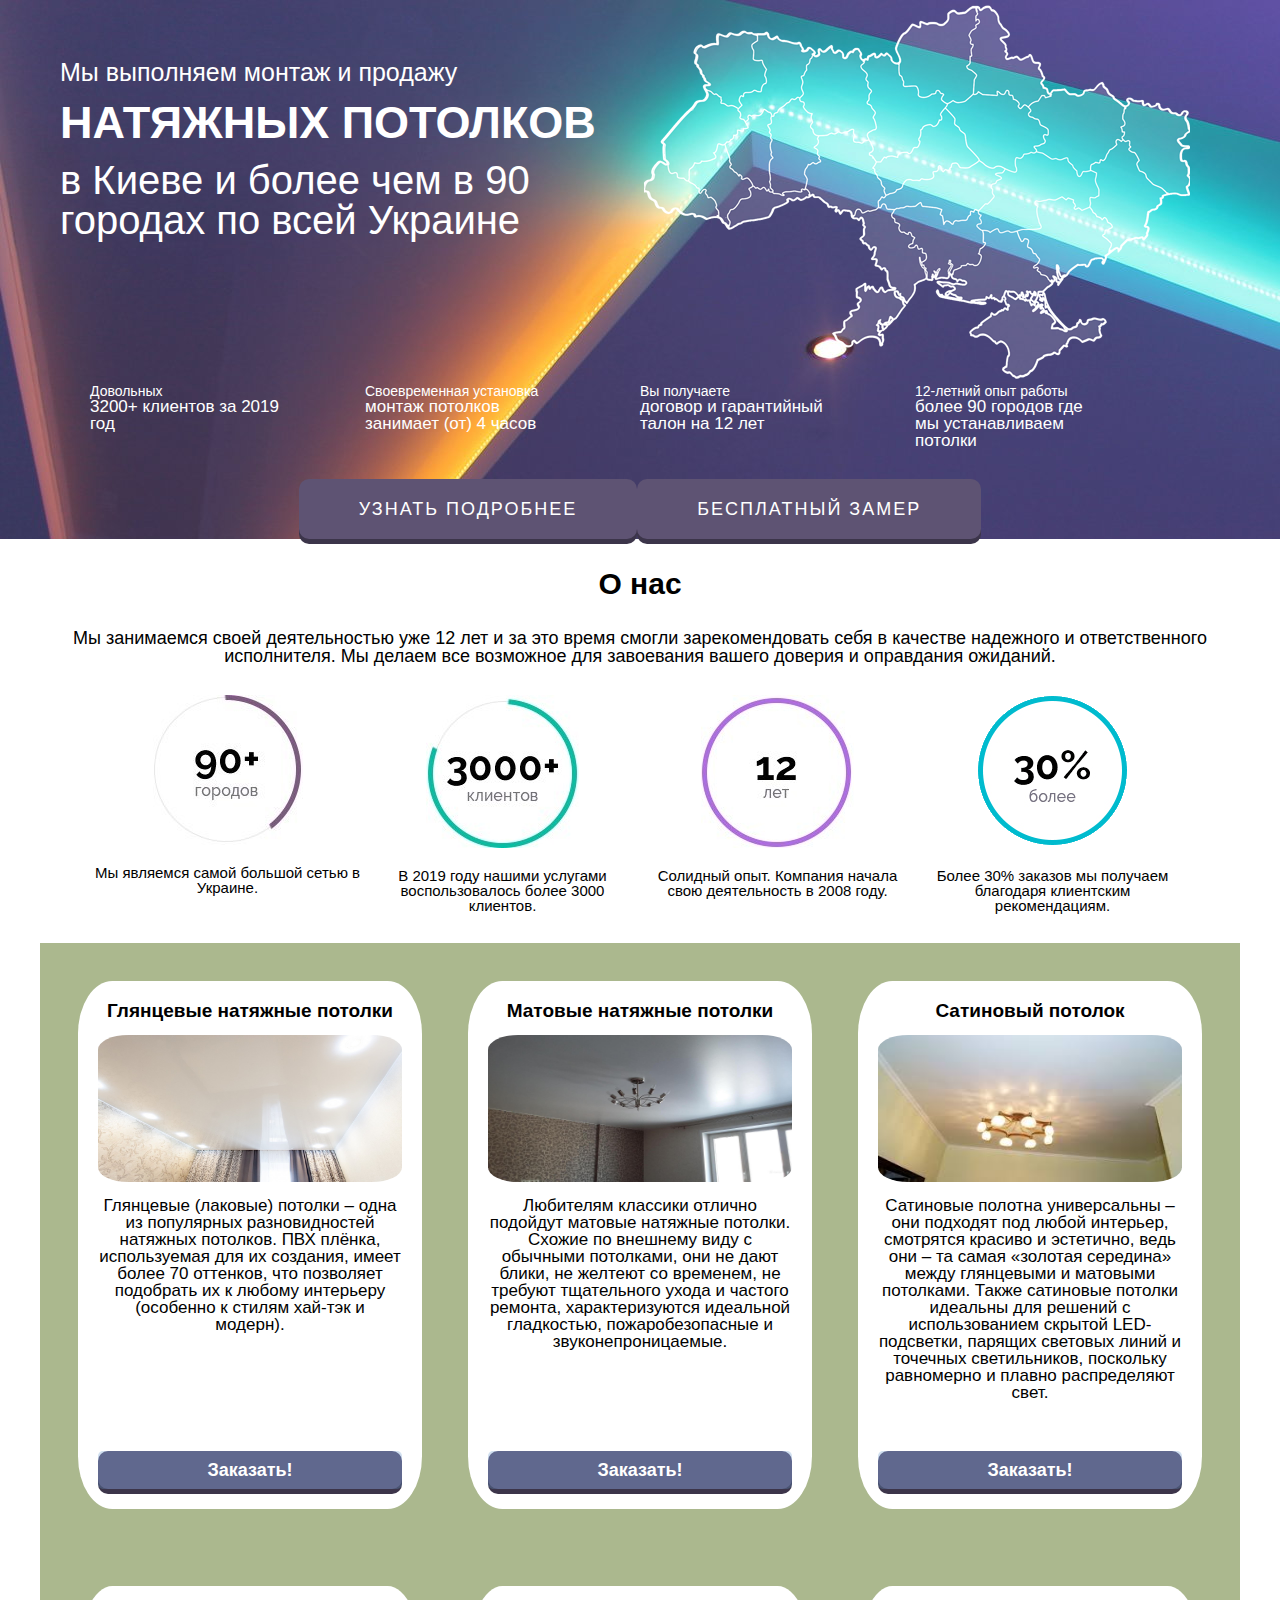
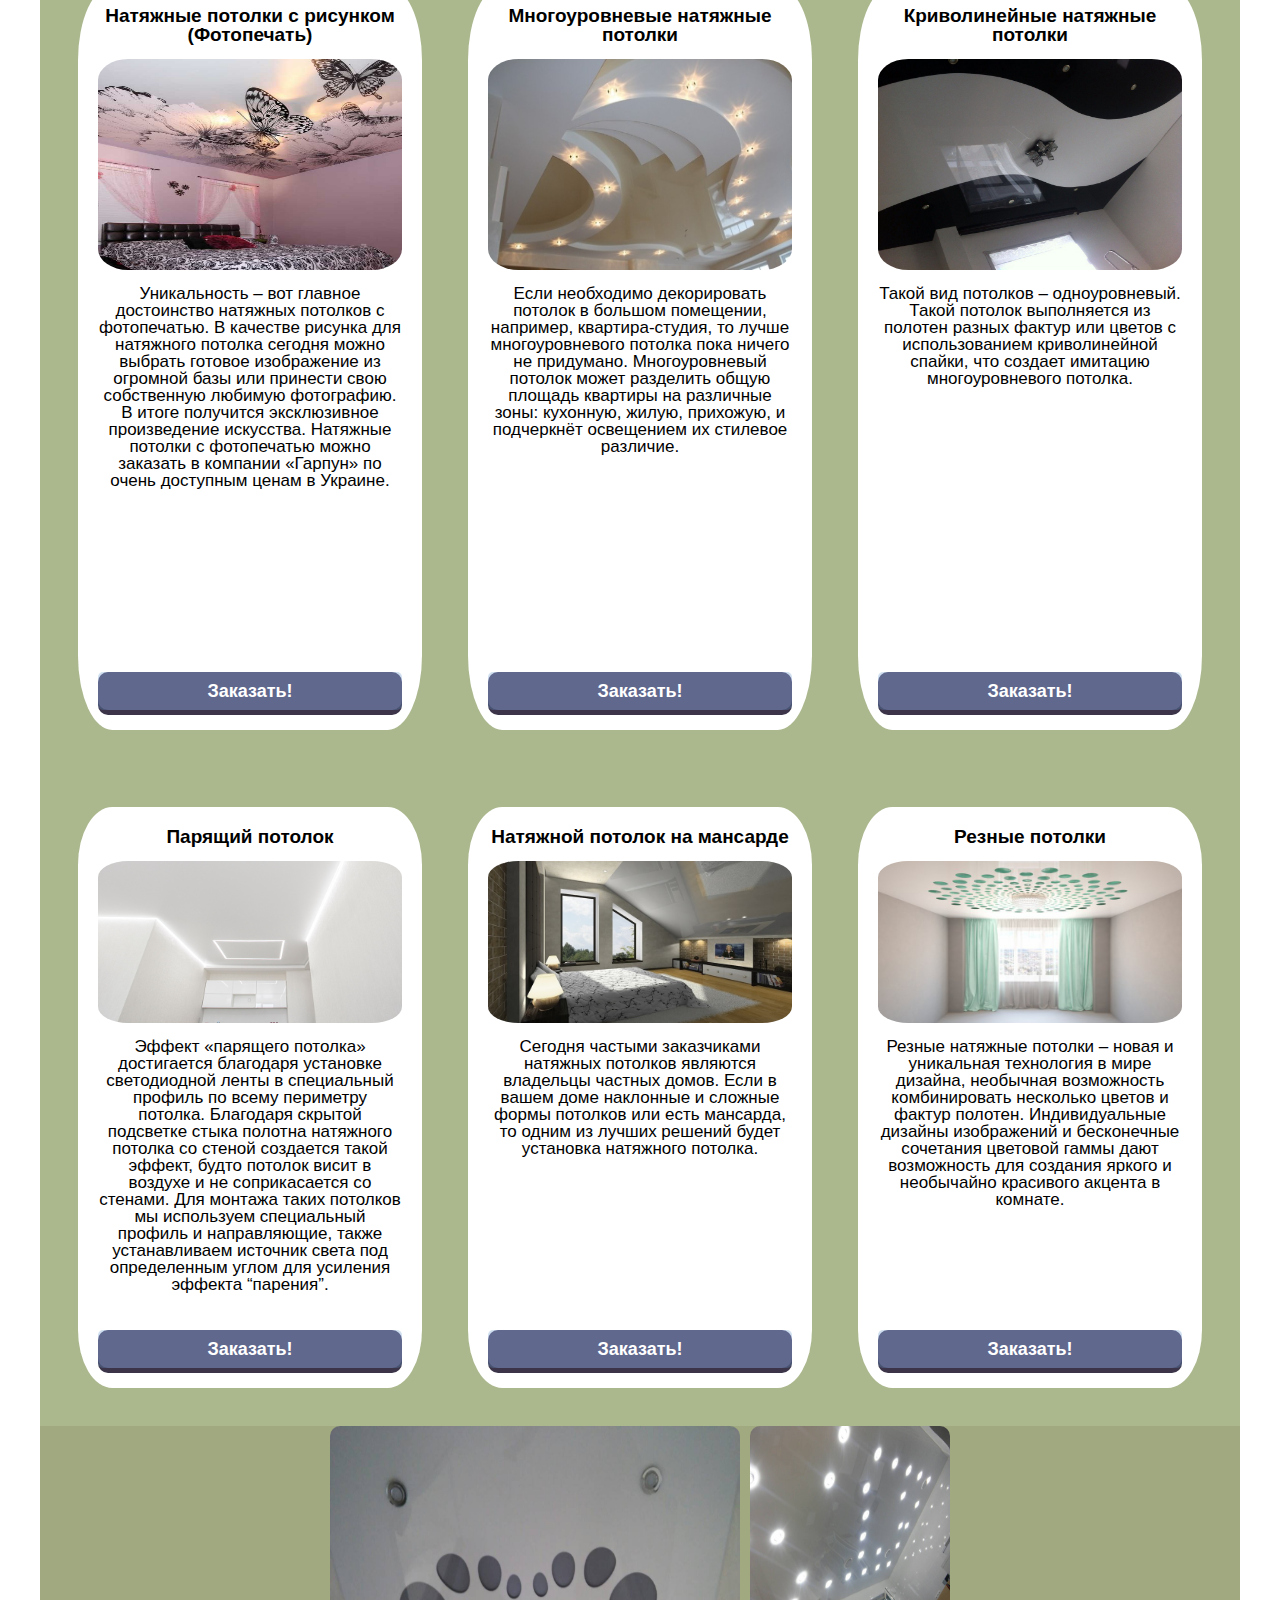
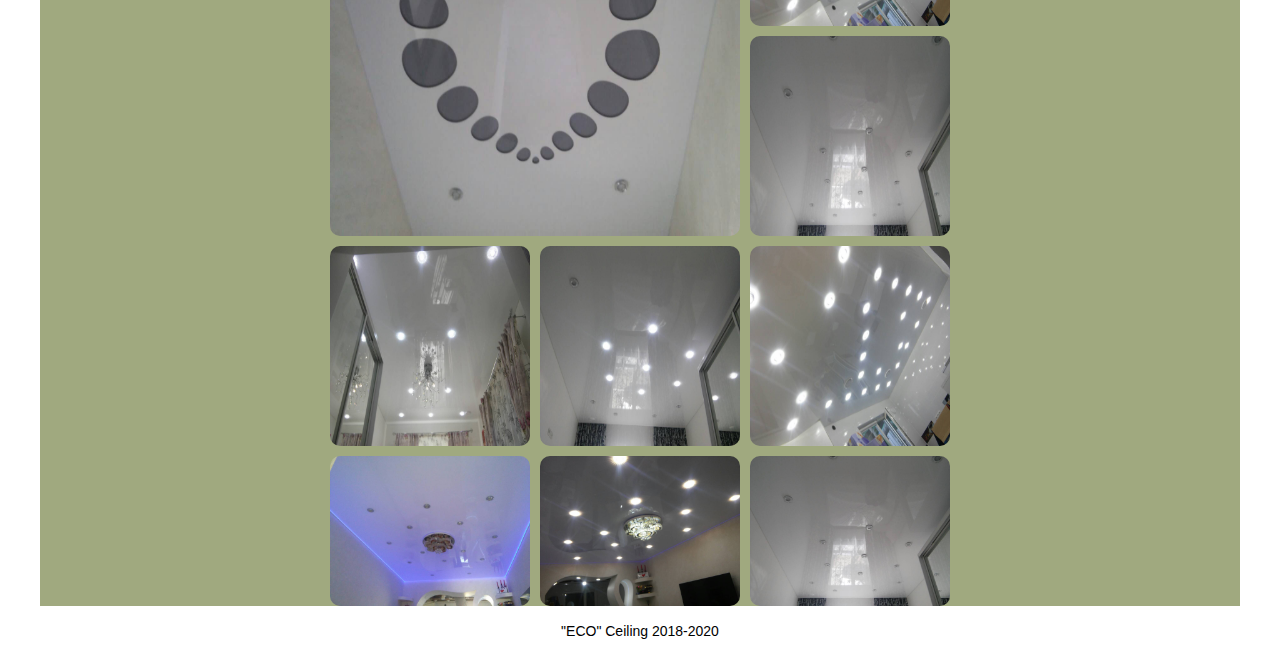
<file: docs/Index.html>
<!DOCTYPE html>

<html lang="ru">

<head>
	<meta http-equiv="Content-type" content="text/html;charset=UTF-8" />
	<meta name="viewport" content="width=console-width, initial-scale=1.0, maximum-scale=1.0, user-scalable=0">
	<link rel="stylesheet" type="text/css" href="CSS/Style.css">
	<title>Путешествия</title>
	<link rel="icon" href="CSS/img/Ico/Путешествия.png" type="image/x-icon">
</head>

<body>
	<div class="original">
		<div class="content">
			<div class="hi">
				<div class="conteiner">
					<div class="hi__row">
						<div class="hi__body">
							<div class="hi__title1">Мы выполняем монтаж и продажу</div>
							<div class="hi__titleBig">НАТЯЖНЫХ ПОТОЛКОВ</div>
							<div class="hi__titleText">в Киеве и более чем в 90
							городах по всей Украине</div>
						</div>
						<div class="hi__image"><img src="Img/Map_Ukraine-min-1.png"></div>
					</div>
					<div class="hi__row2">
						<div class="hi__li">
							<div class="hi__title">Довольных</div>
							<div class="hi__text">3200+ клиентов
							за 2019 год</div>
						</div>
						<div class="hi__li">
							<div class="hi__title">Своевременная установка</div>
							<div class="hi__text">монтаж потолков
							занимает (от) 4 часов</div>
						</div>
						<div class="hi__li"><div class="hi__title">Вы получаете</div>
						<div class="hi__text">договор и гарантийный
						талон на 12 лет</div>
					</div>
					<div class="hi__li">
						<div class="hi__title">12-летний опыт работы</div>
						<div class="hi__text">более 90 городов где мы
						устанавливаем потолки</div>
					</div>
				</div>
				<div class="hi__row3">
					<div class="button_1">
					<div class="button">Узнать подробнее </div></div>
					<div class="button_1">
					<div class="button">Бесплатный замер</div></div>
				</div>
		</div>
	</div>
	<div class="main">
		<div class="conteiner">
			<div class="main__row">
				<div class="main__text">
					<div class="main__title">О нас</div>
					<div class="main__textTitle">Мы занимаемся своей деятельностью уже 12 лет и за это время смогли зарекомендовать себя в качестве надежного и ответственного исполнителя. Мы делаем все возможное для завоевания вашего доверия и оправдания ожиданий.</div>
					
				</div>
			</div>
			<div class="main__row2">
				<div class="main__li">
					<div class="main__img">
						<img src="Img/icons1.jpg">
					</div>
					<div class="main__text">Мы являемся самой большой сетью в Украине.

					</div>
				</div>
				<div class="main__li">
					<div class="main__img">
						<img src="Img/icons2.jpg">
					</div>
					<div class="main__text">В 2019 году нашими услугами воспользовалось более 3000 клиентов.
					</div>
				</div>
				<div class="main__li">
					<div class="main__img">
						<img src="Img/icons3.jpg">
					</div>
					<div class="main__text">Солидный опыт. Компания начала свою деятельность в 2008 году.

					</div>
				</div>
				<div class="main__li">
					<div class="main__img">
						<img src="Img/icons4.png">
					</div>
					<div class="main__text">Более 30% заказов мы получаем благодаря клиентским рекомендациям.

					</div>
				</div>
				
			</div>
		</div>
	</div>
	<div class="type">
		<div class="conteiner">
			<div class="type__row1">
				<div class="type__element">

					<div class="type__title">Глянцевые натяжные потолки</div>
					<div class="type__img"><img src="Img/Глянец.jpg"></div>
					<div class="type__text">
Глянцевые (лаковые) потолки – одна из популярных разновидностей натяжных потолков. ПВХ плёнка, используемая для их создания, имеет более 70 оттенков, что позволяет подобрать их к любому интерьеру (особенно к стилям хай-тэк и модерн).</div>
					<div class="button_2"><div class="type__botton">Заказать!</div></div>
				</div>
				<div class="type__element">

					<div class="type__title">Матовые натяжные потолки</div>
					<div class="type__img"><img src="Img/Матовый.jpg"></div>
					<div class="type__text">Любителям классики отлично подойдут матовые натяжные потолки. Схожие по внешнему виду с обычными потолками, они не дают блики, не желтеют со временем, не требуют тщательного ухода и частого ремонта, характеризуются идеальной гладкостью, пожаробезопасные и звуконепроницаемые.</div>
					<div class="button_2"><div class="type__botton">Заказать!</div></div>
				</div>
				<div class="type__element">

					<div class="type__title">Сатиновый потолок</div>
					<div class="type__img"><img src="Img/Сатин.jpg"></div>
					<div class="type__text">Сатиновые полотна универсальны – они подходят под любой интерьер, смотрятся красиво и эстетично, ведь они – та самая «золотая середина» между глянцевыми и матовыми потолками. Также сатиновые потолки идеальны для решений с использованием скрытой LED-подсветки, парящих световых линий и точечных светильников, поскольку равномерно и плавно распределяют свет.</div>
					<div class="button_2"><div class="type__botton">Заказать!</div></div>
				</div>
			</div>
			</div>
			<div class="conteiner">
			<div class="type__row1">
				<div class="type__element">

					<div class="type__title">Натяжные потолки с рисунком (Фотопечать)</div>
					<div class="type__img"><img src="Img/Фотопечать.jpg"></div>
					<div class="type__text">Уникальность – вот главное достоинство натяжных потолков с фотопечатью. В качестве рисунка для натяжного потолка сегодня можно выбрать готовое изображение из огромной базы или принести свою собственную любимую фотографию. В итоге получится эксклюзивное произведение искусства. Натяжные потолки с фотопечатью можно заказать в компании «Гарпун» по очень доступным ценам в Украине.</div>
					<div class="button_2"><div class="type__botton">Заказать!</div></div>
				</div>
				<div class="type__element">

					<div class="type__title">Многоуровневые натяжные потолки</div>
					<div class="type__img"><img src="Img/Многоуровневые.jpg"></div>
					<div class="type__text">
Если необходимо декорировать потолок в большом помещении, например, квартира-студия, то лучше многоуровневого потолка пока ничего не придумано. Многоуровневый потолок может разделить общую площадь квартиры на различные зоны: кухонную, жилую, прихожую, и подчеркнёт освещением их стилевое различие.</div>
					<div class="button_2"><div class="type__botton">Заказать!</div></div>
				</div>
				<div class="type__element">

					<div class="type__title">Криволинейные натяжные потолки</div>
					<div class="type__img"><img src="Img/Криволинейная.jpg"></div>
					<div class="type__text">Такой вид потолков – одноуровневый.  Такой потолок выполняется из полотен разных фактур или цветов с использованием криволинейной спайки, что создает имитацию многоуровневого потолка.</div>
					<div class="button_2"><div class="type__botton">Заказать!</div></div>
				</div>
			</div>
		</div>
		<div class="conteiner">
			<div class="type__row1">
				<div class="type__element">

					<div class="type__title">Парящий потолок
</div>
					<div class="type__img"><img src="Img/Парящие.jpg"></div>
					<div class="type__text">Эффект «парящего потолка» достигается благодаря установке светодиодной ленты в специальный профиль по всему периметру потолка.  Благодаря скрытой подсветке стыка полотна натяжного потолка со стеной создается такой эффект, будто потолок висит в воздухе и не соприкасается со стенами.  Для монтажа таких потолков мы используем специальный профиль и направляющие, также устанавливаем источник света под определенным углом для усиления эффекта “парения”.</div>
					<div class="button_2"><div class="type__botton">Заказать!</div></div>
				</div>
				<div class="type__element">

					<div class="type__title">Натяжной потолок на мансарде</div>
					<div class="type__img"><img src="Img/Мансардные.jpg"></div>
					<div class="type__text">Сегодня частыми заказчиками натяжных потолков являются владельцы частных домов. Если в вашем доме наклонные и сложные формы потолков или есть мансарда, то одним из лучших решений будет установка натяжного потолка.</div>
					<div class="button_2"><div class="type__botton">Заказать!</div></div>
				</div>
				<div class="type__element">

					<div class="type__title">Резные потолки
</div>
					<div class="type__img"><img src="Img/Резные.jpg"></div>
					<div class="type__text">
Резные натяжные потолки – новая и уникальная технология в мире дизайна, необычная возможность комбинировать несколько цветов и фактур полотен. Индивидуальные дизайны изображений и бесконечные сочетания цветовой гаммы дают возможность для создания яркого и необычайно красивого акцента в комнате.</div>
					<div class="button_2"><div class="type__botton">Заказать!</div></div>
				</div>
			</div>
		
	</div>
<div class="galary">
	<div class="conteiner">
		<div class="galary__grid">
			<div class="galary__element1"><img src="Img/foto1.jpg"></div>
			<div class="galary__element2"><img src="Img/foto2.jpg"></div>
			<div class="galary__element3"><img src="Img/foto3.jpg"></div>
			<div class="galary__element4"><img src="Img/foto4.jpg"></div>
			<div class="galary__element5"><img src="Img/foto5.jpg"></div>
			<div class="galary__element6"><img src="Img/foto6.jpg"></div>
			<div class="galary__element7"><img src="Img/foto7.jpg"></div>
			<div class="galary__element8"><img src="Img/foto8.jpg"></div>
			<div class="galary__element9"><img src="Img/foto9.jpg"></div>
		</div>
	</div>
</div>

	<fotter class="fotter">
		<div class="conteiner">
			<div class="footer__row">
				<div class="footer__text">"ECO" Ceiling 2018-2020</div>
			</div>
		</div>
	</fotter>
</div>

</body>
</html>
</file>
<file: docs/CSS/Style.css>
@charset "UTF-8";
* {
  padding: 0;
  margin: 0;
  border: 0;
}

*, *:before, *:after {
  box-sizing: border-box;
}

:focus, :active {
  outline: none;
}

a:focus, a:active {
  outline: none;
}

nav, footer, header, aside {
  display: block;
}

html, body {
  height: 100%;
  width: 100%;
  font-size: 100%;
  line-height: 1;
  font-size: 14px;
  -ms-text-size-adjust: 100%;
  -moz-text-size-adjust: 100%;
  -webkit-text-size-adjust: 100%;
}

input, button, textarea {
  font-family: inherit;
}

input::-ms-clear {
  display: none;
}

button {
  cursor: pointer;
}

button::-moz-focus-inner {
  padding: 0;
  border: 0;
}

a, a:visited {
  text-decoration: none;
}

a:hover {
  text-decoration: none;
}

ul li {
  list-style: none;
}

img {
  vertical-align: top;
}

h1, h2, h3, h4, h5, h6 {
  font-size: inherit;
  font-weight: 400;
}

body {
  font-family: arial;

}

.original {
  
  min-height: 100%;
  overflow: hidden;
  display: flex;
  flex-direction: column;
}

.content {
  flex: 1 1 auto;
}

.conteiner {
  max-width:1200px;
  margin: 0px auto;
}
@media (max-width:1200px) {
  .conteiner {
  max-width: 992px;}}
@media (max-width:992px) {
  .conteiner {
  max-width: 750px;
}}
@media (max-width:767px) {
  .conteiner {
  max-width: none;
}}
.fotter {
  background: rgba(171, 184, 142, 0.8);
}

.footer__row {
  display: flex;
  height: 50px;
  justify-content: center;
  align-items: center;
}

.hi {
  background: url(../../Img/Фон1.jpg);
  padding: 0px 60px;

}

.hi__row {
  display: flex;
  justify-content: space-between;

}

.hi__body {
  flex: 1 1 auto;
  margin-top: 60px;
  color: white;
}

.hi__title1 {
  font-size: 25px;
}

.hi__titleBig {
  font-size: 45px;
  margin: 15px 0px;
  font-weight: 600;
}
.hi__image{
  flex: 0 0 576px;
}

@media (max-width:767px) {
  .hi__image{
  flex: 0 0 ;
}}
.hi__image img{
  max-width: 100%;
}

.hi__titleText {
  font-size: 40px;
}

.hi__row2 {
  display: flex;
  justify-content: space-between;
  padding: 0 30px;
  margin-bottom: 30px;
  color: white;
  flex-wrap:wrap;


}

.hi__li {
  flex: 0 1 25%;

}
@media (max-width:992px) {
  .hi__li {
  flex: 0 1 25%;
  margin: 25px;
}
}}

.hi__title {
  font-size: 18px;
  margin-bottom: 15px;
  background: url(../../Img/Колонки.png) 0 0 left no-repeat;
}

.hi__text { 
  width:190px;
  font-size: 17px;
}
.hi__row3
{display: flex;
  justify-content: center;

}

.button{
display: flex;
text-align: center;
justify-content:center;
align-items: center;
min-height: 60px;
padding: 0px 30px;
text-transform: uppercase;
letter-spacing: 2px;
font-size: 18px;
border-radius: 10px;
position: relative;
top: 0;
margin: 0 30px;
border-radius: 10px;
}
.button_1{

color: #fff;
background-color: #5e5373;
box-shadow: 0 5px 0px #3c354a;
transition-property: all;
transition-duration: 0.5s;
transition-delay: 0s;
transition-timing-function: ease-out;
border-radius: 10px;
}

.button_1:hover{

padding: 0px 50px;
background-color: #18b5a4;
}
.main__title{
  font-size: 30px;
  justify-content: center;
  display: flex;
  margin:30px;
  font-weight: 600;

}
.main__row2{
  display: flex;
  justify-content: space-around;
  flex-wrap:wrap;

}
.main{
  background: rgba(255, 255, 255, 1);
}
.main__textTitle{
  font-size: 18px;
  text-align: center;
  margin-bottom: 25px;
  font-weight: 200;
}
.main__li{
  flex: 0 1 25%;
}
.main__row2{
  padding: 0 50px;
  text-align: center;
}
.main__img{
  margin-bottom: 20px;
}
.main__text{
  font-size: 15px;
  margin-bottom: 30px;
}
.type__row1{
  background: rgba(171, 184, 142, 1);
  display: flex;
  justify-content: space-between;
  padding: 15px;
  margin: 0 auto;
}
@media (max-width:992px) {
  .type__row1{
 flex-wrap: wrap;
 } }
.type__element{
  display: flex;
  flex-direction: column;
  flex: 0 1 33.333%;
  border-radius: 10%;
  margin: 2%;
  background: white;
  padding: 20px; }
  @media (max-width:992px) {
 .type__element{
  flex: 1 1 90%;
  margin: 0 auto;
 } }



.type__img{ 
  height: 30%;
  width: 100%;
 
}
 @media (max-width:992px) {
 .type__img{ 
  height: 50%;
  width: 100%;
 } }
.type__img img {
  width: 100%;
  height: 100%;
  border-radius: 10%;
}
.type__title{
  text-align: center;
  font-size: 19px;
  margin-bottom: 15px;
  font-weight: 600;
}
.type__text{
  margin: 15px 0;
  font-size: 17px;
  text-align: center;
  flex: 1 1 auto;
}
.type__botton{
  background: rgba(102, 153, 204, 0.3);
  padding: 10px;
  text-align: center;
  border-radius: 5px;
  font-weight: 600;
  font-size: 18px;
  position: relative;
  bottom: 0px;
  display: flex;
  justify-content: center;
  min-height: 30px;
}
.button_2{
  border-radius: 10px;
color: #fff;
background-color: #5e5373;
box-shadow: 0 5px 0px #3c354a;
transition-property: all;
transition-duration: 0.5s;
transition-delay: 0s;
transition-timing-function: cubic-bezier(0.75, -1, 0.21, -1);
}

.button_2:hover{

padding: 0px 50px;
background-color: #18b5a4;
color: orange;
}
.galary__grid{
  display: grid;
  grid-template-columns: 200px 200px 200px;
grid-template-rows: 200px 200px 200px;
justify-content: center;
gap:10px;
background: rgba(160, 169, 127, 1);
transition-property: all;
transition-duration: 0.5s;





}
.galary__grid img{
  height: 100%;
  width: 100%;
  border-radius: 10px;

}
.galary__element1{
  grid-column: 1/3;
  grid-row: 1/3;
  order: 1;

}
.galary__element2{
 
  order: 2;

}
.galary__element2:hover{
  order: 1;
 grid-column: 1/3;
  grid-row: 1/3;
}
 .galary__element2:hover.galary__element1{
  order: 10;
  grid-column: 1/3;
  grid-row: 1/3;
}
 

.galary__element3{
  order: 3;
}
.galary__element3:hover{
  order: 1;
 grid-column: 1/3;
  grid-row: 1/3;
}
 .galary__element3:hover.galary__element1{
  order: 10;
  grid-column: 1/3;
  grid-row: 1/3;
}
.galary__element4{
  order: 4;
}
.galary__element4:hover{
  order: 1;
 grid-column: 1/3;
  grid-row: 1/3;
}
 .galary__element4:hover.galary__element1{
  order: 10;
  grid-column: 1/3;
  grid-row: 1/3;
}
.galary__element5{
  order: 5;
}
.galary__element5:hover{
  order: 1;
 grid-column: 1/3;
  grid-row: 1/3;
}
 .galary__element5:hover.galary__element1{
  order: 10;
  grid-column: 1/3;
  grid-row: 1/3;
}
.galary__element6{
  order: 6;
}
.galary__element6:hover{
  order: 1;
 grid-column: 1/3;
  grid-row: 1/3;
}
 .galary__element6:hover.galary__element1{
  order: 10;
  grid-column: 1/3;
  grid-row: 1/3;
}
.galary__element7{
  order: 7;
}
.galary__element7:hover{
  order: 1;
 grid-column: 1/3;
  grid-row: 1/3;
}
 .galary__element7:hover.galary__element1{
  order: 10;
  grid-column: 1/3;
  grid-row: 1/3;
}
.galary__element8{
  order: 8;
}
.galary__element8:hover{
  order: 1;
 grid-column: 1/3;
  grid-row: 1/3;
}
 .galary__element8:hover.galary__element1{
  order: 10;
  grid-column: 1/3;
  grid-row: 1/3;
}
.galary__element9{
  order: 9;
}
.galary__element9:hover{
  order: 1;
 grid-column: 1/3;
  grid-row: 1/3;
}
 .galary__element9:hover.galary__element1{
  order: 10;
  grid-column: 1/3;
  grid-row: 1/3;
}
</file>
